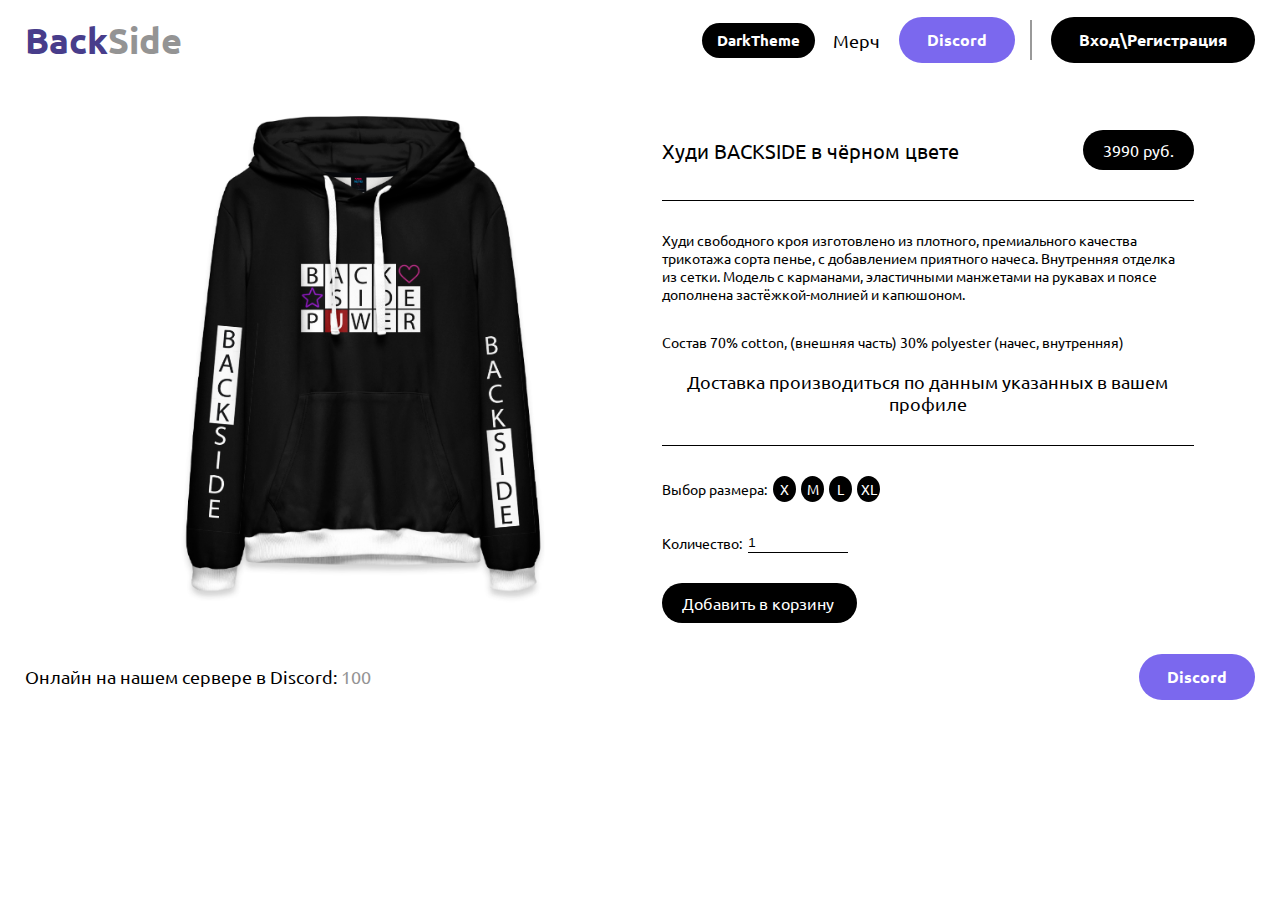
<file: BackSide/mertch-razdel.html>
<!DOCTYPE html>
<html>
	<head>
		<head lang="RU">
		<meta charset="utf-8">
		<link href='http://fonts.googleapis.com/css?family=Ubuntu&subset=cyrillic,latin' rel='stylesheet' type='text/css'/> <!--подключение шрифта-->
		<link rel="stylesheet" href="https://cdnjs.cloudflare.com/ajax/libs/animate.css/4.1.1/animate.min.css"/> <!--подключение Animate.css-->
		<link rel="stylesheet" type="text/css" href="css\mertch-razdel.css">
		<title>BackSide</title>
		<script src="js/wow.min.js"></script>
        <script>
            new WOW().init();
        </script>
	</head>
	
	<body class="">
		<header>
			<nav>
				<a href="index.php">
					<p class="header_text">Back<span>Side</span></p>
				</a>
				<ul>
					<li class="button_DarkTheme">DarkTheme</li>
					<a href="mertch.html">
						<li class="header_text1">Мерч</li>
					</a>
					<a href="https://discord.gg/BmxhmZ3">
						<li class="button">Discord</li>
					</a>
					<div class="vl"></div>

					
						<a href="#input">
							<li class="button_input">Вход\Регистрация</li>
						</a>
					
				</ul>
			</nav>
		</header>

		<main>
			<div id="dark_background">
				<div class="authorization authorization_main form_text" id="login_form">
					<form action="php/reg-log.php" method="post">
						<input type="hidden" name="form" value="log">
						<ul>
							<li class="form_blok1">
								<div class="form_heading">Вход:</div>
								<div class="form_footering"></div>
								<div id="close_button" class="close_but1"><u>Закрыть</u></div>
							<li>
								<label for="email_log">Email:</label>
                				<input name="email_log" required maxlength="32" type="email">
							</li>
							<li>
								<label for="password_log">Пароль:</label>
                				<input name="password_log" required maxlength="16" type="password">
							</li>
							<li class="form_blok3">
								<button type="submit" class="button_text">Войти</button>
								<div class="form_footering">
									<a class="create_account_button" href="#">
										<u>Создать аккаунт</u>
									</a>
								</div>
							</li>
						</ul>
						<p>или</p>
						<ul class="authorization_footer">
							<li>Войти через:</li>
							<li><img src="img/google.svg"></li>
							<li><img src="img/vk.svg"></li>
							<li><img src="img/steam.svg"></li>
						</ul>
					</form>
				</div>
				<div class="reg reg_main form_text" id="register_form">
					<form action="php/reg-log.php" method="post">
						<input type="hidden" name="form" value="reg">
						<ul>	
							<li class="form_blok1">
								<div class="form_heading">Регистрация:</div>
								<div id="close_button" class="close_but2"><u>Закрыть</u></div>
							</li>
							<li>
								<input name="name" required maxlength="128" type="text" placeholder="Введите Никнейм">
							</li>
							<li>
								<input name="email" required maxlength="32" type="email" placeholder="Введите ваш email">
							</li>
							<li>
								<input name="password" required maxlength="16" type="password" placeholder="Придумайте пароль">
							</li>
							<li>
								<input name="confirm" required maxlength="16" type="password" placeholder="Повторите пароль">
							</li>
							<li class="form_blok3">
								<button type="submit" class="button_text">Зарегистрироваться</button>
								<div class="form_footering">
									<a href="#">
										<u class="login_account_button">Войти в аккаунт</u>
									</a>
								</div>
							</li>
						</ul>
						<p>или</p>
						<ul class="reg_footer">
							<li>Зарегистрироваться через:</li>
							<li><img src="img/google.svg"></li>
							<li><img src="img/vk.svg"></li>
							<li><img src="img/steam.svg"></li>
						</ul>
					</form>
				</div>		
			</div>
				
			<section id="block1">
                <nav>
                    <img src="img/backside1.png">
                    <nav class="text">
						<ul class="bk1 text kost">
							<li class="names">Худи BACKSIDE в чёрном цвете</li>
							<li class="price">3990 руб.</li>
						</ul>
						<hr>
                    	<li class="bk2 text-main">Худи свободного кроя изготовлено из плотного, премиального качества трикотажа сорта пенье, с добавлением приятного начеса. Внутренняя отделка из сетки. Модель с карманами, эластичными манжетами на рукавах и поясе дополнена застёжкой-молнией и капюшоном.</li>
                        <li class="bk2 text-main">Состав 70% cotton, (внешняя часть) 30% polyester (начес, внутренняя)</li>
                        <li class="bk3 warning">Доставка производиться по данным указанных в вашем профиле</li>
						<hr>
						<ul class="bk4 text">
							<li class="text-main">Выбор размера:</li>
							<li class="razmer">X</li>
							<li class="razmer">M</li>
							<li class="razmer">L</li>
							<li class="razmer">XL</li>	
						</ul>
						<ul class="bk5 text">
							<li class="text-main">Количество:</li>
							<input name="" type="number" min="1" value="1" max="100" class="input">
						</ul>
                        <li class="button-text">Добавить в корзину</li>
                    </nav>
                </nav>
            </section>

		</main>

        <footer>
			<ul>
				<li class="text text-footer">Онлайн на нашем сервере в Discord: <span>100</span></li>
				<li class="button">Discord</li>
			</ul>
        </footer>
	</body>
	<script src="js\index.js"></script>	
</html>
</file>
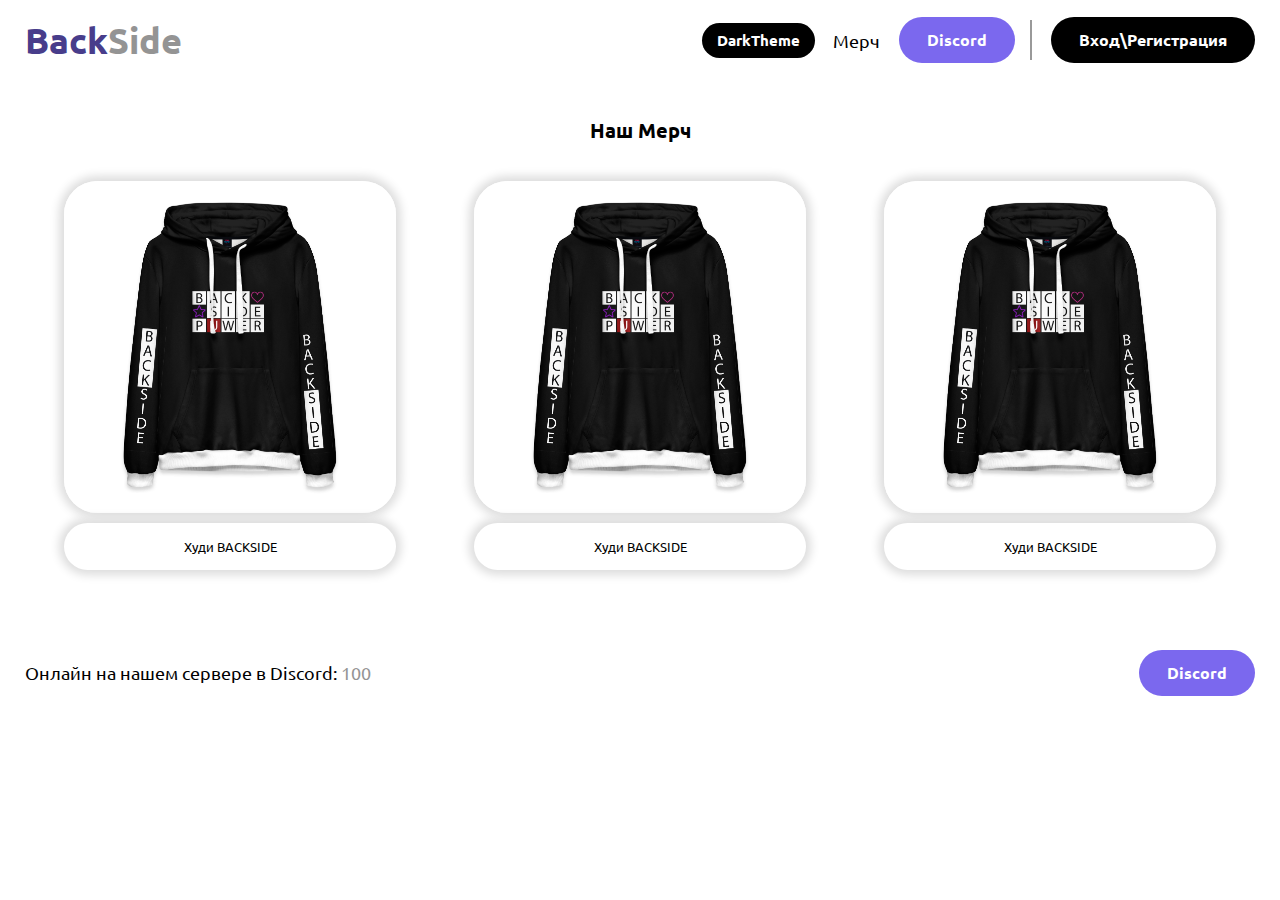
<file: BackSide/mertch.html>
<!DOCTYPE html>
<html>
	<head>
		<head lang="RU">
		<meta charset="utf-8">
		<link href='http://fonts.googleapis.com/css?family=Ubuntu&subset=cyrillic,latin' rel='stylesheet' type='text/css'/> <!--подключение шрифта-->
		<link rel="stylesheet" href="https://cdnjs.cloudflare.com/ajax/libs/animate.css/4.1.1/animate.min.css"/> <!--подключение Animate.css-->
		<link rel="stylesheet" type="text/css" href="css\mertch.css">
		<title>BackSide</title>
		<script src="js/wow.min.js"></script>
        <script>
            new WOW().init();
        </script>
	</head>
	
	<body class="">
		<header>
			<nav>
				<a href="index.php">
					<p class="header_text">Back<span>Side</span></p>
				</a>
				<ul>
					<li class="button_DarkTheme">DarkTheme</li>
					<a href="">
						<li class="header_text1">Мерч</li>
					</a>
					<a href="https://discord.gg/BmxhmZ3">
						<li class="button">Discord</li>
					</a>
					<div class="vl"></div>

					
						<a href="#input">
							<li class="button_input">Вход\Регистрация</li>
						</a>
					
				</ul>
			</nav>
		</header>

		<main>
			<div id="dark_background">
				<div class="authorization authorization_main form_text" id="login_form">
					<form action="php/reg-log.php" method="post">
						<input type="hidden" name="form" value="log">
						<ul>
							<li class="form_blok1">
								<div class="form_heading">Вход:</div>
								<div class="form_footering"></div>
								<div id="close_button" class="close_but1"><u>Закрыть</u></div>
							<li>
								<label for="email_log">Email:</label>
                				<input name="email_log" required maxlength="32" type="email">
							</li>
							<li>
								<label for="password_log">Пароль:</label>
                				<input name="password_log" required maxlength="16" type="password">
							</li>
							<li class="form_blok3">
								<button type="submit" class="button_text">Войти</button>
								<div class="form_footering">
									<a class="create_account_button" href="#">
										<u>Создать аккаунт</u>
									</a>
								</div>
							</li>
						</ul>
						<p>или</p>
						<ul class="authorization_footer">
							<li>Войти через:</li>
							<li><img src="img/google.svg"></li>
							<li><img src="img/vk.svg"></li>
							<li><img src="img/steam.svg"></li>
						</ul>
					</form>
				</div>
				<div class="reg reg_main form_text" id="register_form">
					<form action="php/reg-log.php" method="post">
						<input type="hidden" name="form" value="reg">
						<ul>	
							<li class="form_blok1">
								<div class="form_heading">Регистрация:</div>
								<div id="close_button" class="close_but2"><u>Закрыть</u></div>
							</li>
							<li>
								<input name="name" required maxlength="128" type="text" placeholder="Введите Никнейм">
							</li>
							<li>
								<input name="email" required maxlength="32" type="email" placeholder="Введите ваш email">
							</li>
							<li>
								<input name="password" required maxlength="16" type="password" placeholder="Придумайте пароль">
							</li>
							<li>
								<input name="confirm" required maxlength="16" type="password" placeholder="Повторите пароль">
							</li>
							<li class="form_blok3">
								<button type="submit" class="button_text">Зарегистрироваться</button>
								<div class="form_footering">
									<a href="#">
										<u class="login_account_button">Войти в аккаунт</u>
									</a>
								</div>
							</li>
						</ul>
						<p>или</p>
						<ul class="reg_footer">
							<li>Зарегистрироваться через:</li>
							<li><img src="img/google.svg"></li>
							<li><img src="img/vk.svg"></li>
							<li><img src="img/steam.svg"></li>
						</ul>
					</form>
				</div>		
			</div>
				
			<p>Наш Мерч</p>

			<section id="blok3">
				<nav>
					<a href="mertch-razdel.html" class="mertch-block">
						<img src="img/backside1.png">
						<ul class="text main_text-white">
							<li class="margin2 button_img">Подробнее<i class="right"></i></li>
						</ul>
					</a>
					<a href="mertch-razdel.html">
						<li class="text button_mertch">Худи BACKSIDE</li>
					</a>
				</nav>
				<nav>
					<a href="mertch-razdel.html">
						<img src="img/backside1.png">
						<ul class="text main_text-white">
							<li class="margin2 button_img">Подробнее  <i class="right"></i></li>
						</ul>
					</a>
					<a href="mertch-razdel.html">
						<li class="text button_mertch">Худи BACKSIDE</li>
					</a>
				</nav>
				<nav>
					<a href="mertch-razdel.html">
						<img src="img/backside1.png">
						<ul class="text main_text-white">
							<li class="margin2 button_img">Подробнее  <i class="right"></i></li>
						</ul>
					</a>
					<a href="mertch-razdel.html">
						<li class="text button_mertch">Худи BACKSIDE</li>
					</a>
				</nav>
			</section>

		</main>

        <footer>
			<ul>
				<li class="text text-footer">Онлайн на нашем сервере в Discord: <span>100</span></li>
				<li class="button">Discord</li>
			</ul>
        </footer>
	</body>
	<script src="js\index.js"></script>	
</html>
</file>
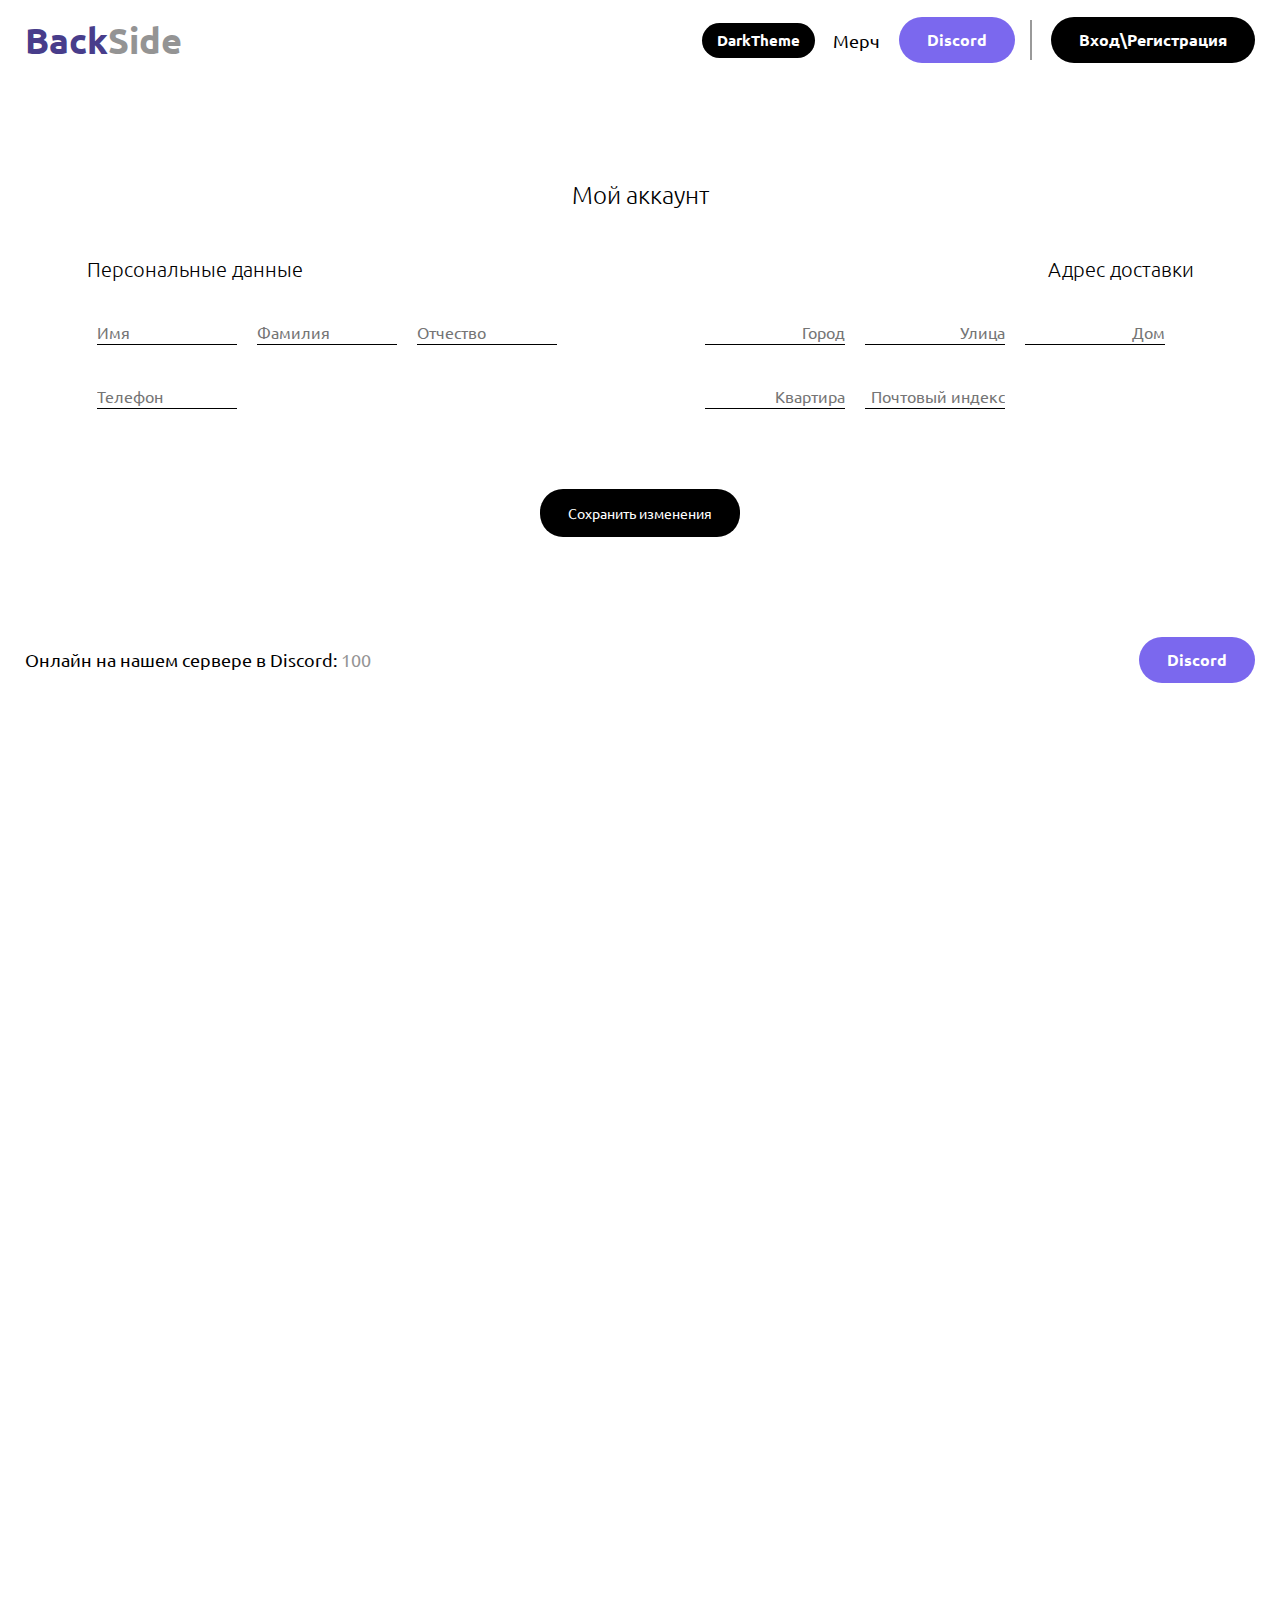
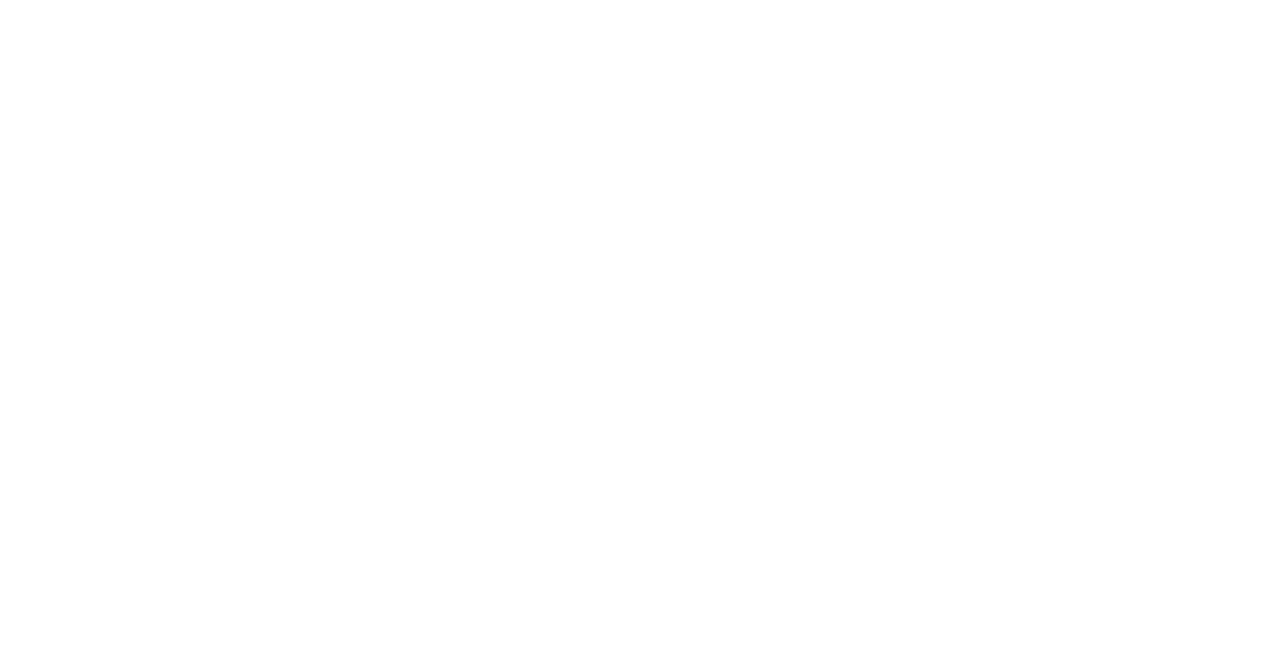
<file: BackSide/prof.html>
<!DOCTYPE html>
<html>
	<head>
		<head lang="RU">
		<meta charset="utf-8">
		<link href='http://fonts.googleapis.com/css?family=Ubuntu&subset=cyrillic,latin' rel='stylesheet' type='text/css'/> <!--подключение шрифта-->
		<link rel="stylesheet" href="https://cdnjs.cloudflare.com/ajax/libs/animate.css/4.1.1/animate.min.css"/> <!--подключение Animate.css-->
		<link rel="stylesheet" type="text/css" href="css\prof.css">
		<title>BackSide</title>
		<script src="js/wow.min.js"></script>
        <script>
            new WOW().init();
        </script>
	</head>
	
	<body class="">
		<header>
			<nav>
				<a href="index.php">
					<p class="header_text">Back<span>Side</span></p>
				</a>
				<ul>
					<li class="button_DarkTheme">DarkTheme</li>
					<a href="mertch.html">
						<li class="header_text1">Мерч</li>
					</a>
					<a href="https://discord.gg/BmxhmZ3">
						<li class="button">Discord</li>
					</a>
					<div class="vl"></div>

					
						<a href="#input">
							<li class="button_input">Вход\Регистрация</li>
						</a>
					
				</ul>
			</nav>
		</header>

		<main>
			<div id="dark_background">
				<div class="authorization authorization_main form_text" id="login_form">
					<form action="php/reg-log.php" method="post">
						<input type="hidden" name="form" value="log">
						<ul>
							<li class="form_blok1">
								<div class="form_heading">Вход:</div>
								<div class="form_footering"></div>
								<div id="close_button" class="close_but1"><u>Закрыть</u></div>
							<li>
								<label for="email_log">Email:</label>
                				<input name="email_log" required maxlength="32" type="email">
							</li>
							<li>
								<label for="password_log">Пароль:</label>
                				<input name="password_log" required maxlength="16" type="password">
							</li>
							<li class="form_blok3">
								<button type="submit" class="button_text">Войти</button>
								<div class="form_footering">
									<a class="create_account_button" href="#">
										<u>Создать аккаунт</u>
									</a>
								</div>
							</li>
						</ul>
						<p>или</p>
						<ul class="authorization_footer">
							<li>Войти через:</li>
							<li><img src="img/google.svg"></li>
							<li><img src="img/vk.svg"></li>
							<li><img src="img/steam.svg"></li>
						</ul>
					</form>
				</div>
				<div class="reg reg_main form_text" id="register_form">
					<form action="php/reg-log.php" method="post">
						<input type="hidden" name="form" value="reg">
						<ul>	
							<li class="form_blok1">
								<div class="form_heading">Регистрация:</div>
								<div id="close_button" class="close_but2"><u>Закрыть</u></div>
							</li>
							<li>
								<input name="name" required maxlength="128" type="text" placeholder="Введите Никнейм">
							</li>
							<li>
								<input name="email" required maxlength="32" type="email" placeholder="Введите ваш email">
							</li>
							<li>
								<input name="password" required maxlength="16" type="password" placeholder="Придумайте пароль">
							</li>
							<li>
								<input name="confirm" required maxlength="16" type="password" placeholder="Повторите пароль">
							</li>
							<li class="form_blok3">
								<button type="submit" class="button_text">Зарегистрироваться</button>
								<div class="form_footering">
									<a href="#">
										<u class="login_account_button">Войти в аккаунт</u>
									</a>
								</div>
							</li>
						</ul>
						<p>или</p>
						<ul class="reg_footer">
							<li>Зарегистрироваться через:</li>
							<li><img src="img/google.svg"></li>
							<li><img src="img/vk.svg"></li>
							<li><img src="img/steam.svg"></li>
						</ul>
					</form>
				</div>		
			</div>

            <section id="block1">
                <p class="glav-text">Мой аккаунт</p>
                <nav>
                    <nav class="text left">
                        <li class="left-text">Персональные данные</li>
                        <ul class="text">
                            <li>
                                <input name="" type="text" placeholder="Имя" class="left text-input">
                            </li>
                            <li>
                                <input name="" type="text" placeholder="Фамилия" class="left text-input">
                            </li>
                            <li>
                                <input name="" type="text" placeholder="Отчество" class="left text-input">
                            </li>
                            <li>
                                <input name="" type="text" placeholder="Телефон" class="left text-input">
                            </li>
                        </ul>
                    </nav>
                    <nav class="text right">
                        <li class="left-text">Адрес доставки</li>
                        <ul class="text">
                            <li>
                                <input name="" type="text" placeholder="Город" class="right text-input">
                            </li>
                            <li>
                                <input name="" type="text" placeholder="Улица" class="right text-input">
                            </li>
                            <li>
                                <input name="" type="text" placeholder="Дом" class="right text-input">
                            </li>
                            <li>
                                <input name="" type="text" placeholder="Квартира" class="right text-input">
                            </li>
                            <li>
                                <input name="" type="text" placeholder="Почтовый индекс" class="right text-input">
                            </li>
                        </ul>
                    </nav>
                </nav>
				<button class="button_text">Сохранить изменения</button>
            </section>

			<footer>
				<ul>
					<li class="text text-footer">Онлайн на нашем сервере в Discord: <span>100</span></li>
					<li class="button">Discord</li>
				</ul>
			</footer>
		</main>
	</body>
	<script src="js\index.js"></script>	
</html>
</file>
